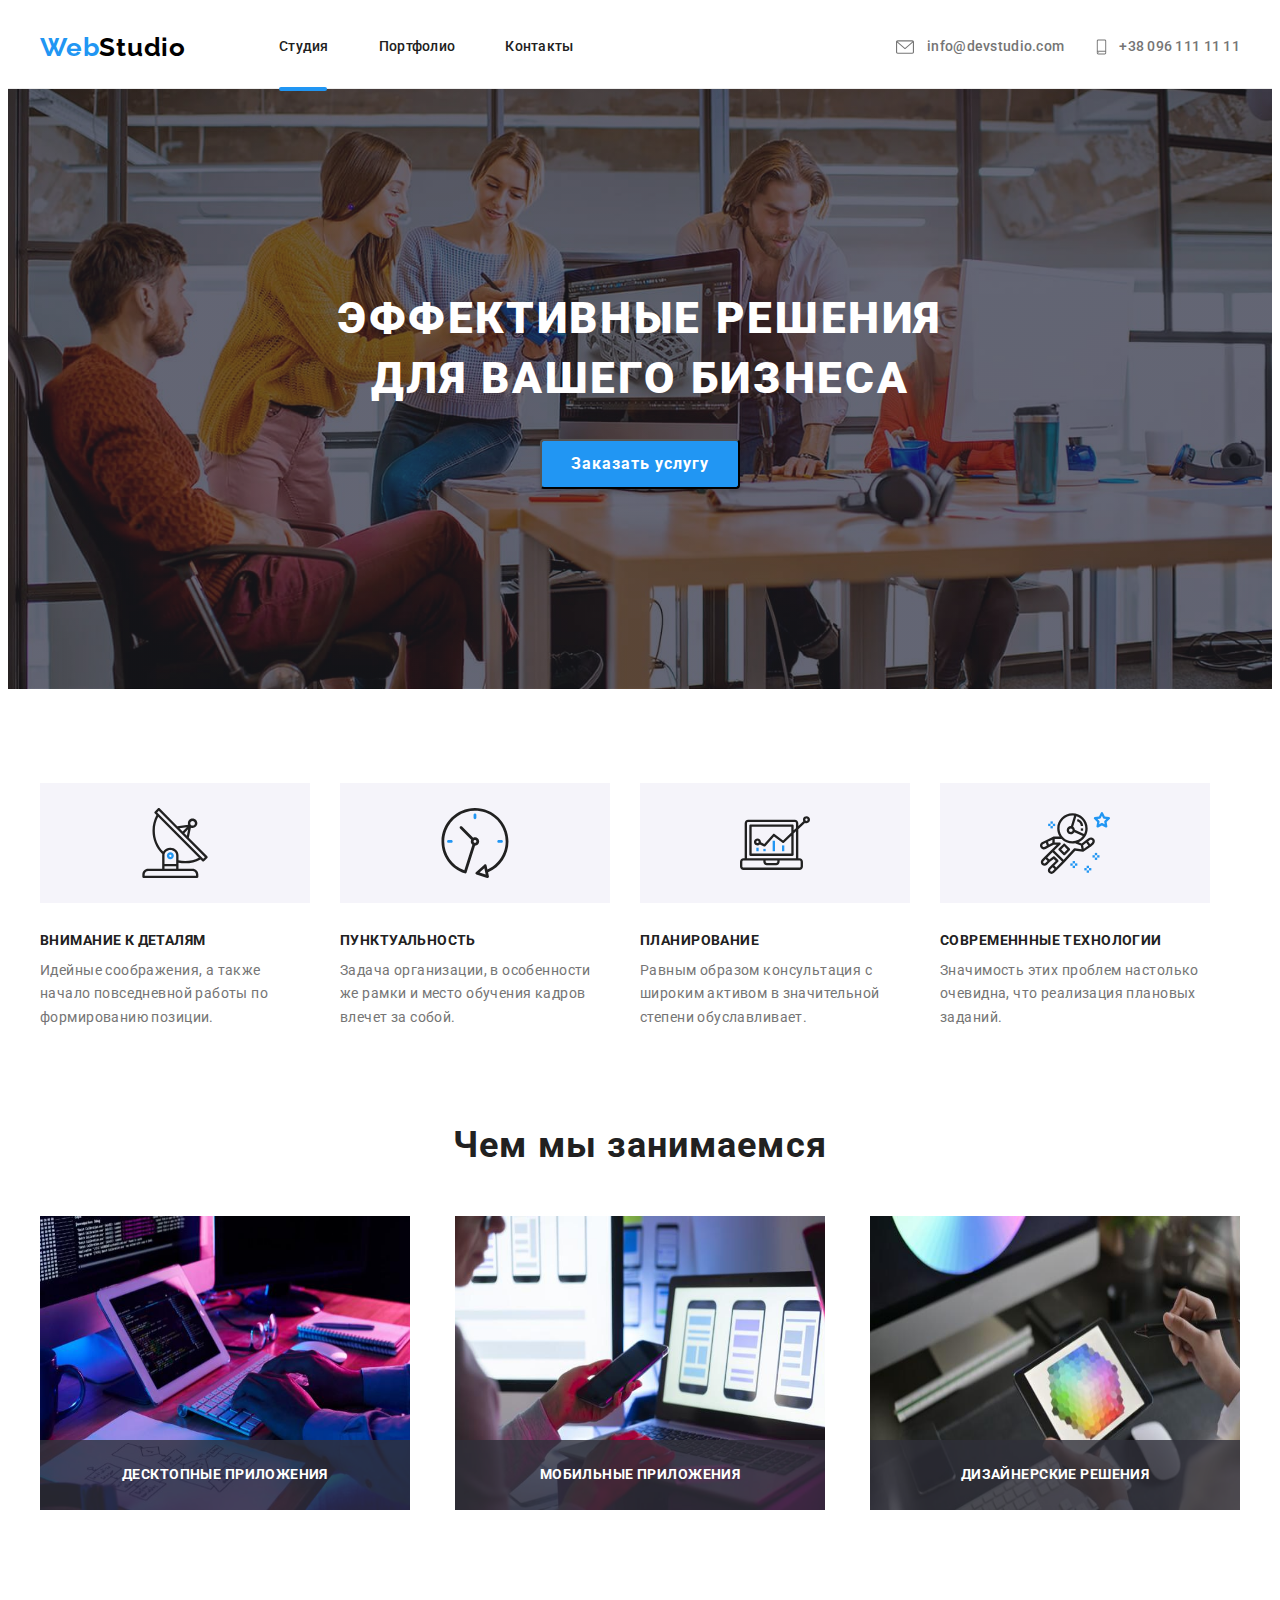
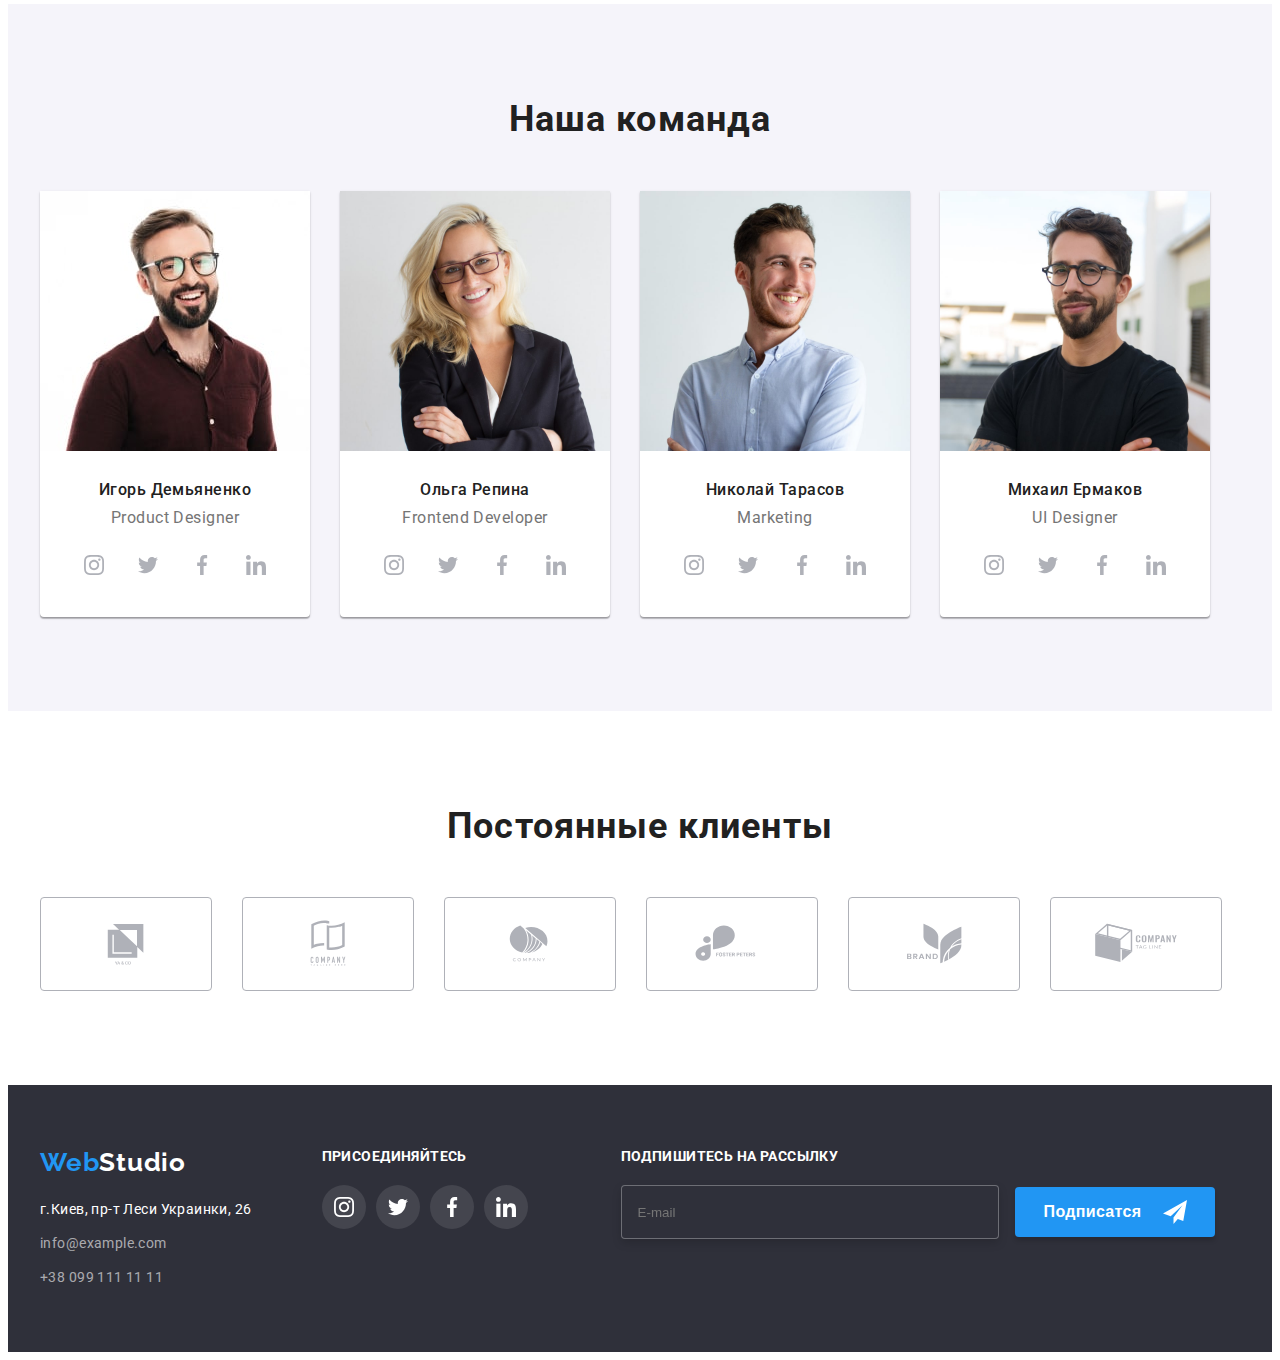
<file: index.html>
<!DOCTYPE html>
<html lang="ru">
  <head>
    <meta charset="UTF-8" />
    <meta http-equiv="X-UA-Compatible" content="IE=edge" />
    <meta name="viewport" content="width=device-width, initial-scale=1.0" />
    <link rel="preconnect" href="https://fonts.googleapis.com" />
    <link rel="preconnect" href="https://fonts.gstatic.com" crossorigin />
    <link
      href="https://fonts.googleapis.com/css2?family=Raleway:wght@700&family=Roboto:wght@400;500;700;900&display=swap"
      rel="stylesheet"
    />
    <link
      rel="stylesheet"
      href="https://cdnjs.cloudflare.com/ajax/libs/modern-normalize/1.1.0/modern-normalize.min.css"
      integrity="sha512-wpPYUAdjBVSE4KJnH1VR1HeZfpl1ub8YT/NKx4PuQ5NmX2tKuGu6U/JRp5y+Y8XG2tV+wKQpNHVUX03MfMFn9Q=="
      crossorigin="anonymous"
      referrerpolicy="no-referrer"
    />
    <link rel="stylesheet" href="./css/main.min.css" />
    <title>WebStudio</title>
  </head>
  <body>
    <!--header-->
    <header class="header">
      <!--menu nav-->
      <div class="container">
        <a class="logo link" href="./index.html"
          >Web<span class="logo--bleck">Studio</span></a
        >
        <nav class="nav header-nav">
          <ul class="nav-list list">
            <li class="nav__item">
              <a class="nav__link link" href="./index.html">Студия</a>
            </li>
            <li class="nav__item">
              <a class="nav__link link" href="./portfolio.html"
                >Портфолио</a
              >
            </li>
            <li class="nav__item">
              <a class="nav__link link" href="#contaсts">Контакты</a>
            </li>
          </ul>
        </nav>
        <ul class="contaсt-first list">
          <li class="contaсt-first__item">
            <a class="contaсt-first__link link" href="info@devstudio.com"
              ><svg class="contaсt-first__icon" width="24" height="18">
                <use href="./img/icons.svg#icon-envelope"></use></svg
              >info@devstudio.com</a
            >
          </li>
          <li class="contaсt-first__item">
            <a class="contaсt-first__link link" href="+380961111111">
              <svg class="contaсt-first__icon" width="15" height="24">
                <use href="./img/icons.svg#icon-smartphone"></use></svg
              >+38 096 111 11 11</a
            >
          </li>
        </ul>
      </div>
    </header>
    <!--main container-->
    <main>
      <!--header-->
      <section class="main-section">
        <div class="container">
          <h1 class="main-section__motto">
            ЭФФЕКТИВНЫЕ РЕШЕНИЯ <br />ДЛЯ ВАШЕГО БИЗНЕСА
          </h1>
          <button
            class="main-section__btn"
            type="button"
            data-modal-open
          >
            Заказать услугу
          </button>
        </div>
      </section>
      <!--features-->
      <section class="soft-skils">
        <!--<h2>Сильные стороны</h2>-->
        <div class="container">
          <ul class="soft-skils-list list">
            <li class="soft-skils__item">
              <div class="soft-skils__cont">
                <svg class="soft-skils__icon" width="70" height="70">
                  <use href="./img/icons.svg#icon-antenna"></use>
                </svg>
              </div>
              <h3 class="soft-skils__header">ВНИМАНИЕ К ДЕТАЛЯМ</h3>
              <p class="soft-skils__paragraph">
                Идейные соображения, а также начало повседневной работы по
                формированию позиции.
              </p>
            </li>
            <li class="soft-skils__item">
              <div class="soft-skils__cont">
                <svg class="soft-skils__icon" width="70" height="70">
                  <use href="./img/icons.svg#icon-clock"></use>
                </svg>
              </div>
              <h3 class="soft-skils__header">ПУНКТУАЛЬНОСТЬ</h3>
              <p class="soft-skils__paragraph">
                Задача организации, в особенности же рамки и место обучения
                кадров влечет за собой.
              </p>
            </li>
            <li class="soft-skils__item">
              <div class="soft-skils__cont">
                <svg class="soft-skils__icon" width="70" height="70">
                  <use href="./img/icons.svg#icon-diagram"></use>
                </svg>
              </div>
              <h3 class="soft-skils__header">ПЛАНИРОВАНИЕ</h3>
              <p class="soft-skils__paragraph">
                Равным образом консультация с широким активом в значительной
                степени обуславливает.
              </p>
            </li>
            <li class="soft-skils__item">
              <div class="soft-skils__cont">
                <svg class="soft-skils__icon" width="70" height="70">
                  <use href="./img/icons.svg#icon-astronaut"></use>
                </svg>
              </div>
              <h3 class="soft-skils__header">СОВРЕМЕНННЫЕ ТЕХНОЛОГИИ</h3>
              <p class="soft-skils__paragraph">
                Значимость этих проблем настолько очевидна, что реализация
                плановых заданий.
              </p>
            </li>
          </ul>
        </div>
      </section>
      <!--what are we doing-->
      <section class="hard-skil">
        <div class="container">
          <h2 class="hard-skils">Чем мы занимаемся</h2>
          <ul class="hard-skils-list list">
            <li class="hard-skils__item">
              <p class="hard-skils__par">Десктопные приложения</p>
              <img
                src="img/photo1.jpg"
                alt="Дизайн сайта"
                width="370"
                height="294"
              />
            </li>
            <li class="hard-skils__item">
              <p class="hard-skils__par">Мобильные приложения</p>
              <img
                src="img/photo2.jpg"
                alt="Вёрстка сайта"
                width="370"
                height="294"
              />
            </li>
            <li class="hard-skils__item">
              <p class="hard-skils__par">Дизайнерские решения</p>
              <img
                src="img/photo3.jpg"
                alt="Стиль сайта"
                width="370"
                height="294"
              />
            </li>
          </ul>
        </div>
      </section>
      <!--our team-->
      <section class="team">
        <div class="container">
          <h2 class="our-team">Наша команда</h2>
          <ul class="our-team-list list">
            <li class="our-team__item desinger">
              <!--Product Designer-->
              <img
                src="img/ProductDesigner.jpg"
                alt="Дизайнер"
                width="270"
                height="260"
              />
              <div class="our-team-signature">
                <h3 class="our-team__header">Игорь Демьяненко</h3>
                <p class="our-team__paragraph">Product Designer</p>
                <ul class="soc-list list">
                  <li class="soc__item">
                    <a
                      href="https://www.instagram.com"
                      class="soc__link"
                      ><svg class="soc__icon" width="20" height="20">
                        <use href="./img/icons.svg#icon-instagram"></use>
                      </svg>
                    </a>
                  </li>
                  <li class="soc__item">
                    <a href="https://twitter.com" class="soc__link"
                      ><svg class="soc__icon" width="20" height="20">
                        <use href="./img/icons.svg#icon-twitter"></use></svg
                    ></a>
                  </li>
                  <li class="soc__item">
                    <a href="https://www.facebook.com" class="soc__link"
                      ><svg class="soc__icon" width="20" height="20">
                        <use href="./img/icons.svg#icon-facebook"></use></svg
                    ></a>
                  </li>
                  <li class="soc__item">
                    <a
                      href="https://www.linkedin.com/"
                      class="soc__link"
                      ><svg class="soc__icon" width="20" height="20">
                        <use href="./img/icons.svg#icon-linkedin"></use></svg
                    ></a>
                  </li>
                </ul>
              </div>
            </li>
            <li class="our-team__item frontend">
              <!--Frontend Developer-->
              <img
                src="img/FrontendDeveloper.jpg"
                alt="Разработчик сайтов"
                width="270"
                height="260"
              />
              <div class="our-team-signature">
                <h3 class="our-team__header">Ольга Репина</h3>
                <p class="our-team__paragraph">Frontend Developer</p>
                <ul class="soc-list list">
                  <li class="soc__item">
                    <a
                      href="https://www.instagram.com"
                      class="soc__link"
                      ><svg class="soc__icon" width="20" height="20">
                        <use href="./img/icons.svg#icon-instagram"></use>
                      </svg>
                    </a>
                  </li>
                  <li class="soc__item">
                    <a href="https://twitter.com" class="soc__link"
                      ><svg class="soc__icon" width="20" height="20">
                        <use href="./img/icons.svg#icon-twitter"></use></svg
                    ></a>
                  </li>
                  <li class="soc__item">
                    <a href="https://www.facebook.com" class="soc__link"
                      ><svg class="soc__icon" width="20" height="20">
                        <use href="./img/icons.svg#icon-facebook"></use></svg
                    ></a>
                  </li>
                  <li class="soc__item">
                    <a
                      href="https://www.linkedin.com/"
                      class="soc__link"
                      ><svg class="soc__icon" width="20" height="20">
                        <use href="./img/icons.svg#icon-linkedin"></use></svg
                    ></a>
                  </li>
                </ul>
              </div>
            </li>
            <li class="our-team__item marketing">
              <!--Marketing-->
              <img
                src="img/Marketing.jpg"
                alt="Маркетолог"
                width="270"
                height="260"
              />
              <div class="our-team-signature">
                <h3 class="our-team__header">Николай Тарасов</h3>
                <p class="our-team__paragraph">Marketing</p>
                <ul class="soc-list list">
                  <li class="soc__item">
                    <a
                      href="https://www.instagram.com"
                      class="soc__link"
                      ><svg class="soc__icon" width="20" height="20">
                        <use href="./img/icons.svg#icon-instagram"></use>
                      </svg>
                    </a>
                  </li>
                  <li class="soc__item">
                    <a href="https://twitter.com" class="soc__link"
                      ><svg class="soc__icon" width="20" height="20">
                        <use href="./img/icons.svg#icon-twitter"></use></svg
                    ></a>
                  </li>
                  <li class="soc__item">
                    <a href="https://www.facebook.com" class="soc__link"
                      ><svg class="soc__icon" width="20" height="20">
                        <use href="./img/icons.svg#icon-facebook"></use></svg
                    ></a>
                  </li>
                  <li class="soc__item">
                    <a
                      href="https://www.linkedin.com/"
                      class="soc__link"
                      ><svg class="soc__icon" width="20" height="20">
                        <use href="./img/icons.svg#icon-linkedin"></use></svg
                    ></a>
                  </li>
                </ul>
              </div>
            </li>
            <li class="our-team__item uidesigner">
              <!--UI Designer-->
              <img
                src="img/UIDesigner.jpg"
                alt="Прэктировщик сайтов"
                width="270"
                height="260"
              />
              <div class="our-team-signature">
                <h3 class="our-team__header">Михаил Ермаков</h3>
                <p class="our-team__paragraph">UI Designer</p>
                <ul class="soc-list list">
                  <li class="soc__item">
                    <a
                      href="https://www.instagram.com"
                      class="soc__link"
                      ><svg class="soc__icon" width="20" height="20">
                        <use href="./img/icons.svg#icon-instagram"></use>
                      </svg>
                    </a>
                  </li>
                  <li class="soc__item">
                    <a href="https://twitter.com" class="soc__link"
                      ><svg class="soc__icon" width="20" height="20">
                        <use href="./img/icons.svg#icon-twitter"></use></svg
                    ></a>
                  </li>
                  <li class="soc__item">
                    <a href="https://www.facebook.com" class="soc__link"
                      ><svg class="soc__icon" width="20" height="20">
                        <use href="./img/icons.svg#icon-facebook"></use></svg
                    ></a>
                  </li>
                  <li class="soc__item">
                    <a
                      href="https://www.linkedin.com/"
                      class="soc__link"
                      ><svg class="soc__icon" width="20" height="20">
                        <use href="./img/icons.svg#icon-linkedin"></use></svg
                    ></a>
                  </li>
                </ul>
              </div>
            </li>
          </ul>
        </div>
      </section>
      <section class="clients">
        <div class="container">
          <h2 class="clients-text">Постоянные клиенты</h2>
          <ul class="clients-list list">
            <li class="clients__item">
              <a href="" class="clients__link"
                ><svg class="clients__icon" width="170" height="92">
                  <use href="./img/icons.svg#icon-client1"></use></svg
              ></a>
            </li>
            <li class="clients__item">
              <a href="" class="clients__link"
                ><svg class="clients__icon" width="170" height="92">
                  <use href="./img/icons.svg#icon-client2"></use></svg
              ></a>
            </li>
            <li class="clients__item">
              <a href="" class="clients__link"
                ><svg class="clients__icon" width="170" height="92">
                  <use href="./img/icons.svg#icon-client3"></use></svg
              ></a>
            </li>
            <li class="clients__item">
              <a href="" class="clients__link"
                ><svg class="clients__icon" width="170" height="92">
                  <use href="./img/icons.svg#icon-client4"></use></svg
              ></a>
            </li>
            <li class="clients__item">
              <a href="" class="clients__link"
                ><svg class="clients__icon" width="170" height="92">
                  <use href="./img/icons.svg#icon-client5"></use></svg
              ></a>
            </li>
            <li class="clients__item">
              <a href="" class="clients__link"
                ><svg class="clients__icon" width="170" height="92">
                  <use href="./img/icons.svg#icon-client6"></use></svg
              ></a>
            </li>
          </ul>
        </div>
      </section>
    </main>
    <!--footer-->
    <footer class="footer" id="contaсts">
      <div class="container">
          <div class="footer-contakts">
            <a class="logo link" href="./index.html"
            >Web<span class="logo--white">Studio</span></a
            >
            <address class="contakts">
            <ul class="contakts-list list">
              <li class="contakts__item">
                <a class="contakts__link contakts__link--color link" href=""
                  >г.Киев, пр-т Леси Украинки, 26</a
                >
              </li>
              <li class="contakts__item">
                <a class="contakts__link link" href="info@example.com"
                  >info@example.com</a
                >
              </li>
              <li class="contakts__item">
                <a class="contakts__link link" href="+380991111111"
                  >+38 099 111 11 11</a
                >
              </li>
            </ul>
            </address>
          </div>
          <div class="footer-soc">
            <h3 class="footer-soc-text">присоединяйтесь</h3>
            <ul class="soc-list list">
              <li class="soc__item">
                <a href="https://www.instagram.com" class="soc__link soc__link--fill"
                  ><svg class="soc__icon" width="20" height="20">
                    <use href="./img/icons.svg#icon-instagram"></use>
                  </svg>
                </a>
              </li>
              <li class="soc__item">
                <a href="https://twitter.com" class="soc__link soc__link--fill"
                  ><svg class="soc__icon" width="20" height="20">
                    <use href="./img/icons.svg#icon-twitter"></use></svg
                ></a>
              </li>
              <li class="soc__item">
                <a href="https://www.facebook.com" class="soc__link soc__link--fill"
                  ><svg class="soc__icon" width="20" height="20">
                    <use href="./img/icons.svg#icon-facebook"></use></svg
                ></a>
              </li>
              <li class="soc__item">
                <a href="https://www.linkedin.com/" class="soc__link soc__link--fill"
                  ><svg class="soc__icon" width="20" height="20">
                    <use href="./img/icons.svg#icon-linkedin"></use></svg
                ></a>
              </li>
            </ul>
          </div>
          <form class="footer-mailing">
            <label for="email" class="footer-mailing-label"
              >подпишитесь на рассылку</label>
              <input
                type="email"
                class="footer-mailing-input"
                name="user-email"
                id="email"
                placeholder="E-mail"
              />
            
            <button type="submit" class="footer-mailing-btn">
              Подписатся
              <svg class="footer-mailing-icon" width="24" height="24">
                <use href="./img/icons.svg#icon-icon-send"></use>
              </svg>
            </button>
          </form>
      </div>
    </footer>
    <div class="backdrop is-hidden" data-modal>
      <div class="modal">
        <button type="button" class="modal-close-btn" data-modal-close>
          <svg class="modal-close-icon" width="18" height="18">
            <use href="./img/icons.svg#icon-close"></use>
          </svg>
        </button>
        <p class="modal-par">Оставьте свои данные, мы вам перезвоним</p>
        <form class="modal-form">
          <div class="modal-form-field"><label for="user-name" class="modal-form-label"> Имя </label>
          <div class="modal-input-area"><input
            type="text"
            class="modal-input"
            name="user-name"
            id="user-name"
            required
          />
          <svg class="modal-input-icon" width="18" height="18">
            <use href="./img/icons.svg#icon-person"></use></div>
          <div class="modal-form-field">
          <label for="user-telephone" class="modal-form-label">Телефон</label>
          <div class="modal-input-area"><input
            type="tel"
            class="modal-input"
            name="user-telephone"
            id="user-telephone"
            required
          /><svg class="modal-input-icon" width="18" height="18">
            <use href="./img/icons.svg#icon-phone"></use></div></div>
          <div class="modal-form-field">
          <label for="user-email" class="modal-form-label">Почта</label>
          <div class="modal-input-area"><input
            type="email"
            class="modal-input"
            name="user-email"
            id="user-email"
            required
          /><svg class="modal-input-icon" width="18" height="18">
            <use href="./img/icons.svg#icon-email"></use></div></div>
          <div>
          <label for="user-comment" class="modal-form-label">
            Комментарий</label
          >
          <textarea
            class="modal-textarea"
            name=" user-comment"
            placeholder="Введите текст"
            id="user-comment"
          ></textarea></div>
          <div class="modal-form-checkbox">
            <input 
              type="checkbox" 
              class="input-check visually-hidden" 
              id="input-check" 
              name="policy" 
              value="policy"
              required
            />
            <label for="input-check" class="modal-check-text">
              <span class="modal-checkbox-span">
                <svg class="modal-check-icon" width="11" height="8">
              <use href="./img/icons.svg#icon-check"></use> 
              </span>
              Соглашаюсь с рассылкой и принимаю <a href="" class="modal-form-conditions">Условия договора</a>
            </label>
          </div>
          <button type="submit" class="modal-form-btn">Отправить</button>
        </form>
      </div>
    </div>
    <script src="./js/modal.js"></script>
  </body>
</html>
</file>
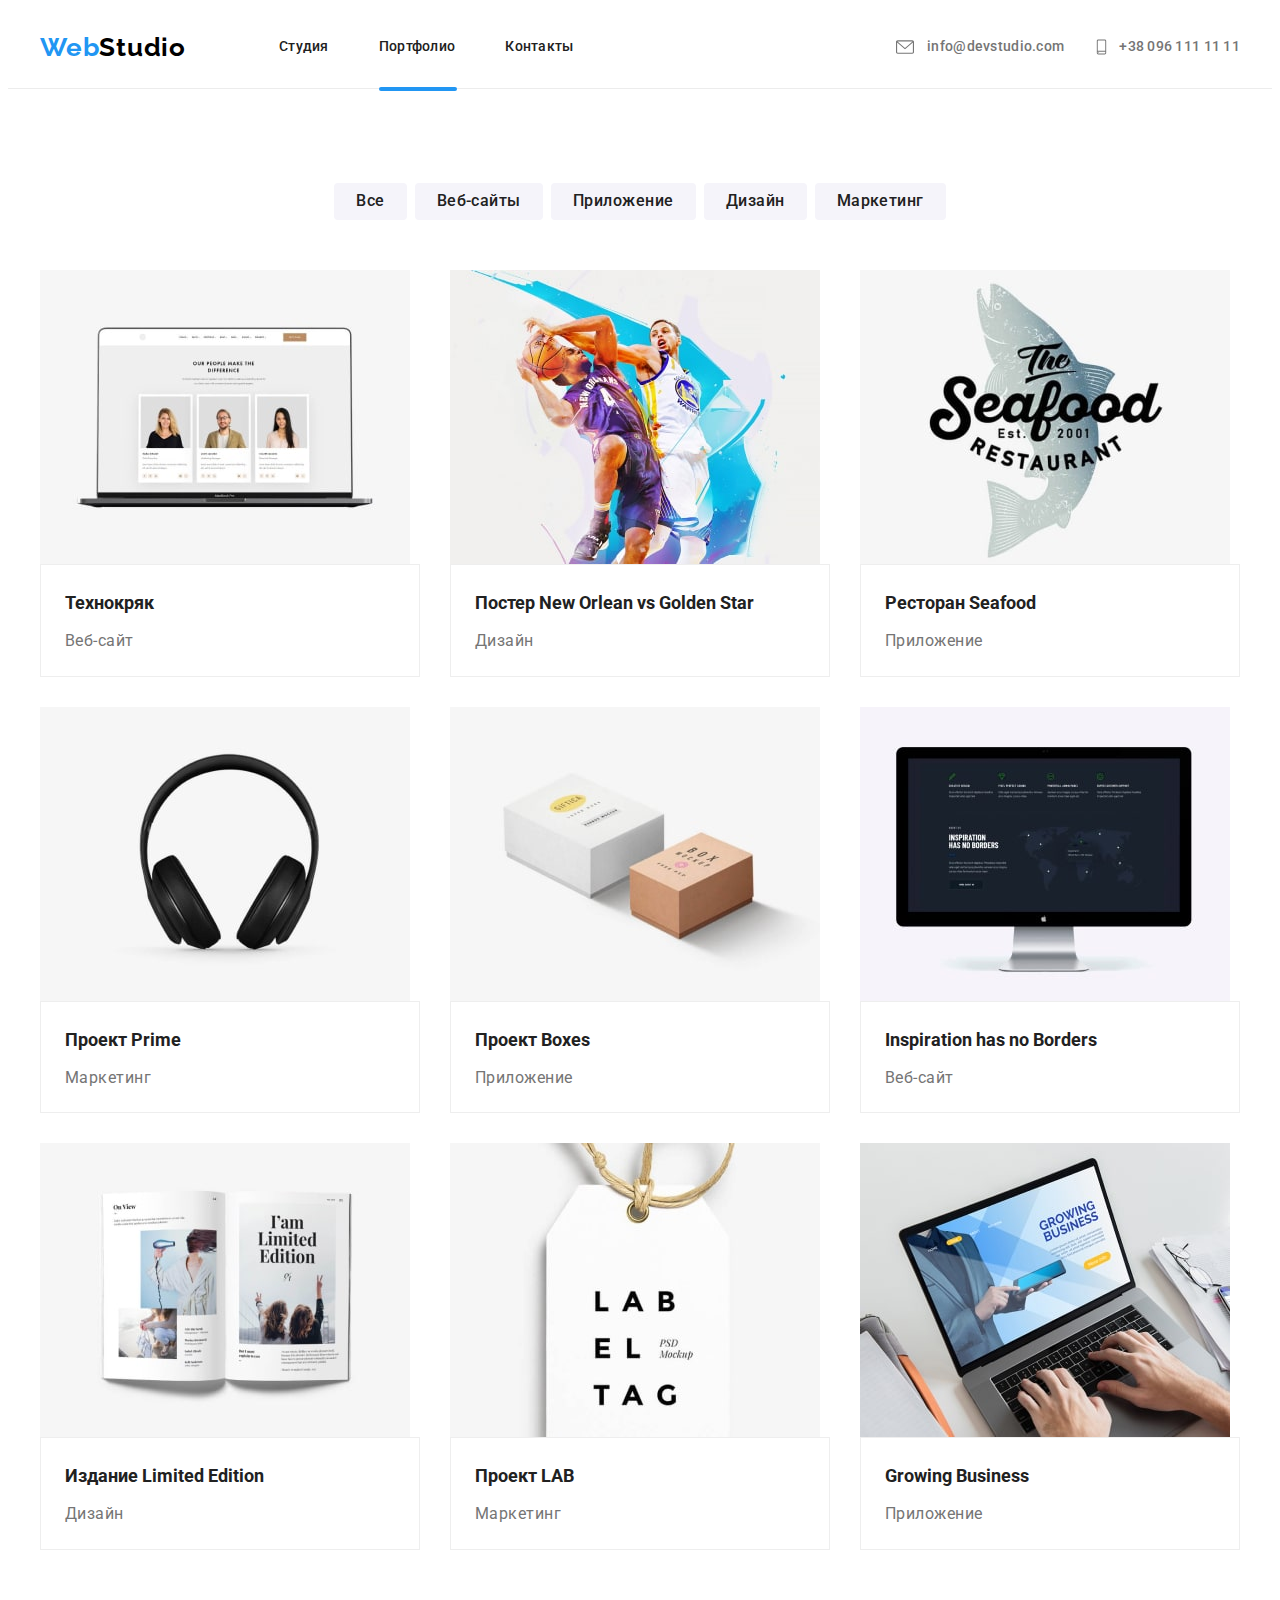
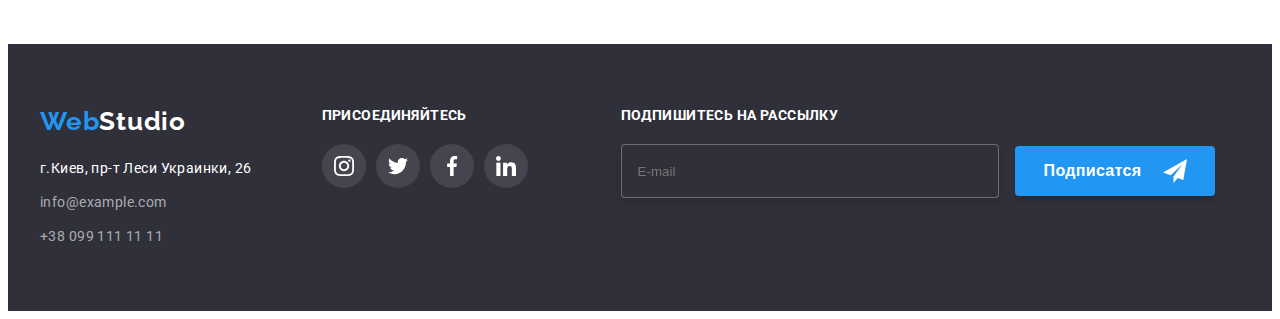
<file: portfolio.html>
<!DOCTYPE html>
<html lang="ru">
  <head>
    <meta charset="UTF-8" />
    <meta http-equiv="X-UA-Compatible" content="IE=edge" />
    <meta name="viewport" content="width=device-width, initial-scale=1.0" />
    <link rel="preconnect" href="https://fonts.googleapis.com" />
    <link rel="preconnect" href="https://fonts.gstatic.com" crossorigin />
    <link
      href="https://fonts.googleapis.com/css2?family=Raleway:wght@700&family=Roboto:wght@400;500;700;900&display=swap"
      rel="stylesheet"
    />
    <link
      rel="stylesheet"
      href="https://cdnjs.cloudflare.com/ajax/libs/modern-normalize/1.1.0/modern-normalize.min.css"
      integrity="sha512-wpPYUAdjBVSE4KJnH1VR1HeZfpl1ub8YT/NKx4PuQ5NmX2tKuGu6U/JRp5y+Y8XG2tV+wKQpNHVUX03MfMFn9Q=="
      crossorigin="anonymous"
      referrerpolicy="no-referrer"
    />
    <link rel="stylesheet" href="./css/port.min.css" />
    <title>Портфолио</title>
  </head>
  <body>
    <!--header-->
    <header class="header">
      <!--menu nav-->
      <div class="container">
        <a class="logo link" href="./index.html"
          >Web<span class="logo--bleck">Studio</span></a
        >
        <nav class="nav header-nav">
          <ul class="nav-list list">
            <li class="nav__item">
              <a class="nav__link link" href="./index.html">Студия</a>
            </li>
            <li class="nav__item">
              <a class="nav__link link" href="./portfolio.html"
                >Портфолио</a
              >
            </li>
            <li class="nav__item">
              <a class="nav__link link" href="#contaсts">Контакты</a>
            </li>
          </ul>
        </nav>
        <ul class="contaсt-first list">
          <li class="contaсt-first__item">
            <a class="contaсt-first__link link" href="info@devstudio.com"
              ><svg class="contaсt-first__icon" width="24" height="18">
                <use href="./img/icons.svg#icon-envelope"></use></svg
              >info@devstudio.com</a
            >
          </li>
          <li class="contaсt-first__item">
            <a class="contaсt-first__link link" href="+380961111111">
              <svg class="contaсt-first__icon" width="15" height="24">
                <use href="./img/icons.svg#icon-smartphone"></use></svg
              >+38 096 111 11 11</a
            >
          </li>
        </ul>
      </div>
    </header>
    <main>
      <section class="portfolio">
        <div class="container">
          <ul class="menu-list list">
            <li class="menu__item link">
              <button class="menu__btn" type="button">Все</button>
            </li>
            <li class="menu__item">
              <button class="menu__btn" type="button">Веб-сайты</button>
            </li>
            <li class="menu__item">
              <button class="menu__btn" type="button">Приложение</button>
            </li>
            <li class="menu__item">
              <button class="menu__btn" type="button">Дизайн</button>
            </li>
            <li class="menu__item">
              <button class="menu__btn" type="button">Маркетинг</button>
            </li>
          </ul>
          <ul class="portfolio-list list">
            <li class="portfolio__item">
              <div class="portfolio-overlay">
                <img src="img/portfolio/port1-min.jpg" alt="Технокряк" />
                <p class="portfolio-overlay__p">
                  Ресурс предлагает комплексные предложения с разным уровнем
                  функционала и сервисов. Все это позволит посетителю получить
                  исчерпывающие сведения о компании или частном лице.
                </p>
              </div>
              <div class="portfolio__description">
                <h3 class="portfolio__header">Технокряк</h3>
                <p class="portfolio__paragraph">Веб-сайт</p>
              </div>
            </li>
            <li class="portfolio__item">
              <div class="portfolio-overlay">
                <img
                  src="img/portfolio/port2-min.jpg"
                  alt="Постер New Orlean vs Golden Star"
                />
                <p class="portfolio-overlay__p">
                  Ресурс предлагает комплексные предложения с разным уровнем
                  функционала и сервисов. Все это позволит посетителю получить
                  исчерпывающие сведения о компании или частном лице.
                </p>
              </div>
              <div class="portfolio__description">
                <h3 class="portfolio__header">
                  Постер New Orlean vs Golden Star
                </h3>
                <p class="portfolio__paragraph">Дизайн</p>
              </div>
            </li>
            <li class="portfolio__item">
              <div class="portfolio-overlay">
                <img src="img/portfolio/port3-min.jpg" alt="Ресторан Seafood" />
                <p class="portfolio-overlay__p">
                  Ресурс предлагает комплексные предложения с разным уровнем
                  функционала и сервисов. Все это позволит посетителю получить
                  исчерпывающие сведения о компании или частном лице.
                </p>
              </div>
              <div class="portfolio__description">
                <h3 class="portfolio__header">Ресторан Seafood</h3>
                <p class="portfolio__paragraph">Приложение</p>
              </div>
            </li>
            <li class="portfolio__item">
              <div class="portfolio-overlay">
                <img src="img/portfolio/port4-min.jpg" alt="Проект Prime" />
                <p class="portfolio-overlay__p">
                  Ресурс предлагает комплексные предложения с разным уровнем
                  функционала и сервисов. Все это позволит посетителю получить
                  исчерпывающие сведения о компании или частном лице.
                </p>
              </div>
              <div class="portfolio__description">
                <h3 class="portfolio__header">Проект Prime</h3>
                <p class="portfolio__paragraph">Маркетинг</p>
              </div>
            </li>
            <li class="portfolio__item">
              <div class="portfolio-overlay">
                <img src="img/portfolio/port5-min.jpg" alt="Проект Boxes" />
                <p class="portfolio-overlay__p">
                  Ресурс предлагает комплексные предложения с разным уровнем
                  функционала и сервисов. Все это позволит посетителю получить
                  исчерпывающие сведения о компании или частном лице.
                </p>
              </div>
              <div class="portfolio__description">
                <h3 class="portfolio__header">Проект Boxes</h3>
                <p class="portfolio__paragraph">Приложение</p>
              </div>
            </li>
            <li class="portfolio__item">
              <div class="portfolio-overlay">
                <img
                  src="img/portfolio/port6-min.jpg"
                  alt="Inspiration has no Borders"
                />
                <p class="portfolio-overlay__p">
                  Ресурс предлагает комплексные предложения с разным уровнем
                  функционала и сервисов. Все это позволит посетителю получить
                  исчерпывающие сведения о компании или частном лице.
                </p>
              </div>
              <div class="portfolio__description">
                <h3 class="portfolio__header" lang="en">
                  Inspiration has no Borders
                </h3>
                <p class="portfolio__paragraph">Веб-сайт</p>
              </div>
            </li>
            <li class="portfolio__item">
              <div class="portfolio-overlay">
                <img
                  src="img/portfolio/port7-min.jpg"
                  alt="Издание Limited Edition"
                />
                <p class="portfolio-overlay__p">
                  Ресурс предлагает комплексные предложения с разным уровнем
                  функционала и сервисов. Все это позволит посетителю получить
                  исчерпывающие сведения о компании или частном лице.
                </p>
              </div>
              <div class="portfolio__description">
                <h3 class="portfolio__header">Издание Limited Edition</h3>

                <p class="portfolio__paragraph">Дизайн</p>
              </div>
            </li>
            <li class="portfolio__item">
              <div class="portfolio-overlay">
                <img src="img/portfolio/port8-min.jpg" alt="Проект LAB" />
                <p class="portfolio-overlay__p">
                  Ресурс предлагает комплексные предложения с разным уровнем
                  функционала и сервисов. Все это позволит посетителю получить
                  исчерпывающие сведения о компании или частном лице.
                </p>
              </div>
              <div class="portfolio__description">
                <h3 class="portfolio__header">Проект LAB</h3>
                <p class="portfolio__paragraph">Маркетинг</p>
              </div>
            </li>
            <li class="portfolio__item">
              <div class="portfolio-overlay">
                <img src="img/portfolio/port9-min.jpg" alt="Growing Business" />
                <p class="portfolio-overlay__p">
                  Ресурс предлагает комплексные предложения с разным уровнем
                  функционала и сервисов. Все это позволит посетителю получить
                  исчерпывающие сведения о компании или частном лице.
                </p>
              </div>
              <div class="portfolio__description">
                <h3 class="portfolio__header" lang="en">
                  Growing Business
                </h3>
                <p class="portfolio__paragraph">Приложение</p>
              </div>
            </li>
          </ul>
        </div>
      </section>
    </main>
    <!--footer-->
    <footer class="footer" id="contaсts">
      <div class="container">
          <div class="footer-contakts">
            <a class="logo link" href="./index.html"
            >Web<span class="logo--white">Studio</span></a
            >
            <address class="contakts">
            <ul class="contakts-list list">
              <li class="contakts__item">
                <a class="contakts__link contakts__link--color link" href=""
                  >г.Киев, пр-т Леси Украинки, 26</a
                >
              </li>
              <li class="contakts__item">
                <a class="contakts__link link" href="info@example.com"
                  >info@example.com</a
                >
              </li>
              <li class="contakts__item">
                <a class="contakts__link link" href="+380991111111"
                  >+38 099 111 11 11</a
                >
              </li>
            </ul>
            </address>
          </div>
          <div class="footer-soc">
            <h3 class="footer-soc-text">присоединяйтесь</h3>
            <ul class="soc-list list">
              <li class="soc__item">
                <a href="https://www.instagram.com" class="soc__link soc__link--fill"
                  ><svg class="soc__icon" width="20" height="20">
                    <use href="./img/icons.svg#icon-instagram"></use>
                  </svg>
                </a>
              </li>
              <li class="soc__item">
                <a href="https://twitter.com" class="soc__link soc__link--fill"
                  ><svg class="soc__icon" width="20" height="20">
                    <use href="./img/icons.svg#icon-twitter"></use></svg
                ></a>
              </li>
              <li class="soc__item">
                <a href="https://www.facebook.com" class="soc__link soc__link--fill"
                  ><svg class="soc__icon" width="20" height="20">
                    <use href="./img/icons.svg#icon-facebook"></use></svg
                ></a>
              </li>
              <li class="soc__item">
                <a href="https://www.linkedin.com/" class="soc__link soc__link--fill"
                  ><svg class="soc__icon" width="20" height="20">
                    <use href="./img/icons.svg#icon-linkedin"></use></svg
                ></a>
              </li>
            </ul>
          </div>
          <form class="footer-mailing">
            <label for="email" class="footer-mailing-label"
              >подпишитесь на рассылку</label>
              <input
                type="email"
                class="footer-mailing-input"
                name="user-email"
                id="email"
                placeholder="E-mail"
              />
            
            <button type="submit" class="footer-mailing-btn">
              Подписатся
              <svg class="footer-mailing-icon" width="24" height="24">
                <use href="./img/icons.svg#icon-icon-send"></use>
              </svg>
            </button>
          </form>
      </div>
    </footer>
  </body>
</html>
</file>
<file: css/main.min.css>
﻿body{font-family:"Roboto",sans-serif;font-style:normal;color:#000}:root{--section-color: #2f303a}img{display:block}p,h1,h2,h3,h4,h5,h6{margin:0}ul,ol{padding-left:0;margin:0}button{cursor:pointer}.container{width:1200px;padding-left:15px;padding-right:15px;margin:0 auto}.link{text-decoration:none;transition-property:color,fill;transition-duration:250ms;transition-timing-function:cubic-bezier(0.4, 0, 0.2, 1)}.list{list-style:none}.logo--bleck{color:#000}.logo--white{color:#fff}.visually-hidden{position:absolute;white-space:nowrap;width:1px;height:1px;overflow:hidden;border:0;padding:0;clip:rect(0 0 0 0);clip-path:inset(50%);margin:-1px}.header{position:relative;background-color:#fff;--color-text-header: #212121;--color-text-contact: #757575;padding-top:24px;padding-bottom:25px;border-bottom:1px solid #ececec}.header .container{display:flex;align-items:center}.logo{font-family:"Raleway";font-style:normal;font-weight:700;font-size:26px;line-height:1.19;letter-spacing:.03em;color:#2196f3}.header-nav{margin-left:93px}.nav-list{font-weight:500;font-size:14px;line-height:1.14;letter-spacing:.02em;color:#212121;display:flex;transition-property:color;transition-duration:250ms;transition-timing-function:cubic-bezier(0.4, 0, 0.2, 1)}.nav-list :hover,.nav-list :focus{color:#2196f3}.nav__item{display:flex}.nav__item:not(:last-child){margin-right:50px}.nav__link{color:var(--color-text-header)}.contaсt-first{font-weight:500;font-size:14px;line-height:1.14;letter-spacing:.02em;color:#757575;display:flex;margin-left:auto;align-items:center;transition-property:color,fill;transition-duration:250ms;transition-timing-function:cubic-bezier(0.4, 0, 0.2, 1)}.contaсt-first__item:not(:last-child){margin-right:30px}.contaсt-first__link{color:var(--color-text-contact);display:flex;align-items:center;fill:var(--color-text-contact)}.contaсt-first__link:hover,.contaсt-first__link:focus{color:#2196f3;fill:#2196f3}.contaсt-first__icon{margin-right:10px}.nav__item:nth-child(1):after{content:"";position:absolute;top:99%;width:48px;height:4px;background:#2196f3;border-radius:2px}.main-section{background:var(--section-color);background-image:linear-gradient(rgba(47, 48, 58, 0.4), rgba(47, 48, 58, 0.4)),url(../img/header_fon.jpg);background-repeat:no-repeat;background-position:center;background-size:cover;max-width:1600px;margin:0 auto;padding-top:200px;padding-bottom:200px}.main-section__motto{font-weight:900;font-size:44px;line-height:1.36;letter-spacing:.06em;color:#fff;text-align:center;text-transform:uppercase;margin-bottom:30px}.main-section__btn{font-weight:700;font-size:16px;line-height:1.88;letter-spacing:.06em;color:#fff;width:200px;height:50px;font-family:"Roboto";font-style:normal;display:flex;justify-content:center;align-items:center;text-align:center;background:#2196f3;box-shadow:0px 4px 4px rgba(0,0,0,.15);border-radius:4px;cursor:pointer;margin:auto}.soft-skils{background:#fff;padding-top:94px;padding-bottom:94px}.soft-skils-list{display:flex}.soft-skils__item{width:270px}.soft-skils__item:not(:last-child){margin-right:30px}.soft-skils__header{font-weight:700;font-size:14px;line-height:1.14;letter-spacing:.03em;color:#212121;text-transform:uppercase;margin-bottom:10px}.soft-skils__paragraph{font-weight:400;font-size:14px;line-height:1.71;letter-spacing:.03em;color:#757575}.soft-skils__cont{background-color:#f5f4fa;width:270px;height:120px;margin-bottom:30px;display:flex;justify-content:center;align-items:center}.soft-skils__icon{margin:0 auto}.hard-skil{padding-bottom:94px}.hard-skils{font-weight:700;font-size:36px;line-height:1.17;letter-spacing:.03em;color:#212121;text-align:center;margin-bottom:50px}.hard-skils__item{position:relative}.hard-skils__item:not(:last-child){margin-right:30px}.hard-skils__par{font-weight:700;font-size:14px;line-height:1.14;letter-spacing:.03em;color:#fff;position:absolute;top:224px;width:370px;height:70px;display:flex;justify-content:center;align-items:center;text-align:center;text-transform:uppercase;background:rgba(47,48,58,.8)}.hard-skils-list{display:flex;justify-content:space-between}.team{background:#f5f4fa;padding-top:94px;padding-bottom:94px}.our-team{font-weight:700;font-size:36px;line-height:1.17;letter-spacing:.03em;color:#212121;text-align:center;letter-spacing:.03em;margin-bottom:50px}.our-team-list{display:flex}.our-team__item{width:270px;background:#fff;box-shadow:0px 1px 3px rgba(0,0,0,.12),0px 1px 1px rgba(0,0,0,.14),0px 2px 1px rgba(0,0,0,.2);border-radius:0px 0px 4px 4px}.our-team__item:not(:last-child){margin-right:30px}.our-team__header{font-weight:500;font-size:16px;line-height:1.17;letter-spacing:.03em;color:#212121;text-align:center;letter-spacing:.03em;margin-bottom:10px}.our-team__paragraph{font-weight:400;font-size:16px;line-height:1.17;letter-spacing:.03em;color:#757575;text-align:center;margin-bottom:15px}.our-team-signature{padding-top:30px;padding-bottom:30px}.soc-list{display:flex;justify-content:center;align-items:center}.soc__item:not(:last-child){margin-right:10px}.soc__link{width:44px;height:44px;border-radius:50%;background-color:#fff;display:flex;justify-content:center;align-items:center;fill:#afb1b8;transition-property:background-color,fill;transition-duration:250ms;transition-timing-function:cubic-bezier(0.4, 0, 0.2, 1)}.soc__link:hover,.soc__link:focus{background-color:#2196f3;fill:#fff}.clients{padding-top:94px;padding-bottom:94px}.clients-text{font-weight:700;font-size:36px;line-height:1.17;letter-spacing:.03em;color:#212121;text-align:center;letter-spacing:.03em;margin-bottom:50px}.clients-list{display:flex}.clients__item+.clients__item{margin-left:30px}.clients__link{width:170px;height:92px;border:1px solid #afb1b8;border-radius:4px;display:flex;justify-content:center;align-items:center;fill:#afb1b8;transition-property:border,fill;transition-duration:250ms;transition-timing-function:cubic-bezier(0.4, 0, 0.2, 1)}.clients__link:hover,.clients__link:focus{fill:#2196f3;border:1px solid #2196f3}.footer{background:var(--section-color);padding-top:62px;padding-bottom:62px}.footer .container{display:flex}.contakts-list{margin-top:20px;display:flex;flex-direction:column;transition-property:color;transition-duration:2500ms;transition-timing-function:cubic-bezier(0.4, 0, 0.2, 1)}.contakts-list :hover,.contakts-list :focus{color:#2196f3}.contakts__item{transition-property:color;transition-duration:2500ms;transition-timing-function:cubic-bezier(0.4, 0, 0.2, 1)}.contakts__item:not(:last-child){margin-bottom:10px}.contakts__link{font-weight:400;font-size:14px;line-height:1.71;letter-spacing:.03em;color:rgba(255,255,255,.6);font-style:normal}.contakts__link--color{color:#fff}.footer-soc{margin-top:2px;margin-left:70px}.footer-soc-text{font-weight:700;font-size:14px;line-height:1.14;letter-spacing:.03em;color:#fff;text-transform:uppercase;margin-bottom:20px}.soc__link--fill{background-color:rgba(255,255,255,.1);fill:#fff}.footer-mailing{margin-top:2px;margin-left:93px}.footer-mailing-label{font-weight:700;font-size:14px;line-height:1.14;letter-spacing:.03em;color:#fff;text-transform:uppercase;display:flex}.footer-mailing-input{width:358px;height:50px;padding-left:16px;margin-top:20px;border:1px solid rgba(255,255,255,.3);filter:drop-shadow(0px 4px 4px rgba(0, 0, 0, 0.15));border-radius:4px;background:var(--section-color)}.footer-mailing-btn{font-weight:700;font-size:16px;line-height:1.875;letter-spacing:.02em;color:#fff;position:relative;width:200px;height:50px;background:#2196f3;box-shadow:0px 4px 4px rgba(0,0,0,.15);border-radius:4px;fill:#fff;text-align:left;padding-left:29px;outline:none;border:none;margin-left:12px}.footer-mailing-icon{position:absolute;top:13px;right:28px}.backdrop{position:fixed;top:0;width:100%;height:100%;background:rgba(0,0,0,.2);transition:opacity 250ms,visibility 250ms}.modal{padding:40px;width:528px;min-height:581px;background-color:#fff;border-radius:4px;position:absolute;top:50%;left:50%;transition:transform 250ms;transform:translate(-50%, -50%) scale(1) rotate(0deg) skew(0deg, 0deg)}.backdrop.is-hidden .modal{transform:scale(0.2) rotate(90deg) skew(-75deg, -10deg)}.modal-close-btn{position:absolute;top:10px;right:10px;width:30px;height:30px;background-color:#fff;border-radius:50%;border:1px solid rgba(0,0,0,.1);outline:none}.modal-close-icon{position:absolute;top:50%;left:50%;transition:transform 500ms;transform:translate(-50%, -50%);transition-property:fill;transition-duration:250ms;transition-timing-function:cubic-bezier(0.4, 0, 0.2, 1)}.modal-close-btn:hover .modal-close-icon,.modal-close-btn:focus .modal-close-icon{fill:#2196f3}.is-hidden{opacity:0;pointer-events:none;visibility:hidden}.modal-par{font-weight:700;font-size:20px;line-height:1.15;letter-spacing:.03em;color:#212121;display:flex;justify-content:center;text-align:center;margin-bottom:12px}.modal-form-field{margin-bottom:12px}.modal-input{width:100%;height:40px;border:1px solid rgba(33,33,33,.2);border-radius:4px;padding-left:32px;padding-right:1px;outline:none;transition-property:border-color;transition-duration:250ms;transition-timing-function:cubic-bezier(0.4, 0, 0.2, 1)}.modal-input:focus,.modal-input:hover{border-color:#2196f3}.modal-input-area{position:relative}.modal-input-icon{position:absolute;left:12px;top:50%;transform:translateY(-50%);fill:#212121;transition-property:fill;transition-duration:250ms;transition-timing-function:cubic-bezier(0.4, 0, 0.2, 1)}.modal-input:focus+.modal-input-icon,.modal-input:hover+.modal-input-icon{fill:#2196f3}.modal-form-label{font-weight:400;font-size:12px;line-height:1.67;letter-spacing:.01em;color:#757575;margin-bottom:4px}.modal-textarea{width:100%;height:120px;border:1px solid rgba(33,33,33,.2);border-radius:4px;margin-bottom:20px;padding:12px 16px;resize:none;outline:none;transition-property:border-color;transition-duration:250ms;transition-timing-function:cubic-bezier(0.4, 0, 0.2, 1)}.modal-textarea:focus,.modal-textarea:hover{border-color:#2196f3}.modal-check-text{font-weight:400;font-size:14px;line-height:1.71;letter-spacing:.03em;color:#757575;display:flex;justify-content:space-evenly;align-items:center}.input-check:hover+.modal-check-text span,.input-check:focus+.modal-check-text span{border-color:#2196f3}.modal-check-text span{width:16px;height:15px;border:2px solid #212121;border-radius:2px;margin-right:5px;display:flex;align-items:center;justify-content:center;transition-property:border-color;transition-duration:250ms;transition-timing-function:cubic-bezier(0.4, 0, 0.2, 1)}.modal-check-icon{fill:rgba(0,0,0,0)}.input-check:checked+.modal-check-text span{background-color:#2196f3;border-radius:none}.input-check:checked+.modal-check-text .modal-check-icon{fill:#fff}.modal-form-conditions{color:#2196f3}.modal-form-btn{font-weight:700;font-size:16px;line-height:1.875;letter-spacing:.06em;color:#fff;position:absolute;left:50%;bottom:40px;transform:translateX(-50%);width:200px;height:50px;background:#2196f3;box-shadow:0px 4px 4px rgba(0,0,0,.15);border-radius:4px;display:flex;justify-content:center;align-items:center;margin-top:30px;border:none;outline:none;transition-property:background;transition-duration:250ms;transition-timing-function:cubic-bezier(0.4, 0, 0.2, 1)}.modal-form-btn:hover,.modal-form-btn:focus{background:#188ce8}/*# sourceMappingURL=main.min.css.map */
</file>
<file: css/port.min.css>
﻿body{font-family:"Roboto",sans-serif;font-style:normal;color:#000}:root{--section-color: #2f303a}img{display:block}p,h1,h2,h3,h4,h5,h6{margin:0}ul,ol{padding-left:0;margin:0}button{cursor:pointer}.container{width:1200px;padding-left:15px;padding-right:15px;margin:0 auto}.link{text-decoration:none;transition-property:color,fill;transition-duration:250ms;transition-timing-function:cubic-bezier(0.4, 0, 0.2, 1)}.list{list-style:none}.logo--bleck{color:#000}.logo--white{color:#fff}.header{position:relative;background-color:#fff;--color-text-header: #212121;--color-text-contact: #757575;padding-top:24px;padding-bottom:25px;border-bottom:1px solid #ececec}.header .container{display:flex;align-items:center}.logo{font-family:"Raleway";font-style:normal;font-weight:700;font-size:26px;line-height:1.19;letter-spacing:.03em;color:#2196f3}.header-nav{margin-left:93px}.nav-list{font-weight:500;font-size:14px;line-height:1.14;letter-spacing:.02em;color:#212121;display:flex;transition-property:color;transition-duration:250ms;transition-timing-function:cubic-bezier(0.4, 0, 0.2, 1)}.nav-list :hover,.nav-list :focus{color:#2196f3}.nav__item{display:flex}.nav__item:not(:last-child){margin-right:50px}.nav__link{color:var(--color-text-header)}.contaсt-first{font-weight:500;font-size:14px;line-height:1.14;letter-spacing:.02em;color:#757575;display:flex;margin-left:auto;align-items:center;transition-property:color,fill;transition-duration:250ms;transition-timing-function:cubic-bezier(0.4, 0, 0.2, 1)}.contaсt-first__item:not(:last-child){margin-right:30px}.contaсt-first__link{color:var(--color-text-contact);display:flex;align-items:center;fill:var(--color-text-contact)}.contaсt-first__link:hover,.contaсt-first__link:focus{color:#2196f3;fill:#2196f3}.contaсt-first__icon{margin-right:10px}.nav__item:nth-child(2):after{content:"";position:absolute;top:99%;width:78px;height:4px;background:#2196f3;border-radius:2px}.menu-list{display:flex;justify-content:center}.menu-list :hover,.menu-list :focus{background-color:#2196f3;color:#fff;box-shadow:0px 3px 1px rgba(0,0,0,.1),0px 1px 2px rgba(0,0,0,.08),0px 2px 2px rgba(0,0,0,.12);border-radius:4px}.menu__item:not(:last-child){margin-right:8px}.menu__btn{font-weight:500;font-size:16px;line-height:1.56;letter-spacing:.03em;color:#212121;font-family:"Roboto";font-style:normal;cursor:pointer;padding:6px 22px;background:#f5f4fa;border:0px;border-radius:4px;transition-property:box-shadow,border-radius,background-color,color;transition-duration:250ms;transition-timing-function:cubic-bezier(0.4, 0, 0.2, 1)}.portfolio{padding-top:94px;padding-bottom:94px}.portfolio-list{display:flex;flex-wrap:wrap;margin-left:-30px;margin-bottom:-30px;margin-top:50px}.portfolio__item{flex-basis:calc(33.3333333333% - 30px);margin-left:30px;margin-bottom:30px;transition-property:box-shadow;transition-duration:250ms;transition-timing-function:cubic-bezier(0.4, 0, 0.2, 1)}.portfolio__item:hover{box-shadow:0px 1px 1px rgba(0,0,0,.12),0px 4px 4px rgba(0,0,0,.06),1px 4px 6px rgba(0,0,0,.16)}.portfolio-overlay{position:relative;overflow:hidden}.portfolio-overlay__p{font-weight:400;font-size:18px;line-height:1.56;letter-spacing:.03em;color:#fff;position:absolute;top:0%;background-color:rgba(33,150,243,.9);padding:63px 24px;overflow:auto;transform:translatey(100%);transition-property:transform;transition-duration:250ms;transition-timing-function:cubic-bezier .4,0,.2,1}.portfolio__item:hover .portfolio-overlay__p{transform:translatey(0%)}.portfolio__description{background:#fff;border:1px solid #eee;padding:20px 24px}.portfolio__header{font-weight:700;font-size:18px;line-height:2;letter-spacing:0em;color:#212121;margin-bottom:5px}.portfolio__paragraph{font-weight:400;font-size:16px;line-height:1.86;letter-spacing:.03em;color:#757575}.soc-list{display:flex;justify-content:center;align-items:center}.soc__item:not(:last-child){margin-right:10px}.soc__link{width:44px;height:44px;border-radius:50%;background-color:#fff;display:flex;justify-content:center;align-items:center;fill:#afb1b8;transition-property:background-color,fill;transition-duration:250ms;transition-timing-function:cubic-bezier(0.4, 0, 0.2, 1)}.soc__link:hover,.soc__link:focus{background-color:#2196f3;fill:#fff}.footer{background:var(--section-color);padding-top:62px;padding-bottom:62px}.footer .container{display:flex}.contakts-list{margin-top:20px;display:flex;flex-direction:column;transition-property:color;transition-duration:2500ms;transition-timing-function:cubic-bezier(0.4, 0, 0.2, 1)}.contakts-list :hover,.contakts-list :focus{color:#2196f3}.contakts__item{transition-property:color;transition-duration:2500ms;transition-timing-function:cubic-bezier(0.4, 0, 0.2, 1)}.contakts__item:not(:last-child){margin-bottom:10px}.contakts__link{font-weight:400;font-size:14px;line-height:1.71;letter-spacing:.03em;color:rgba(255,255,255,.6);font-style:normal}.contakts__link--color{color:#fff}.footer-soc{margin-top:2px;margin-left:70px}.footer-soc-text{font-weight:700;font-size:14px;line-height:1.14;letter-spacing:.03em;color:#fff;text-transform:uppercase;margin-bottom:20px}.soc__link--fill{background-color:rgba(255,255,255,.1);fill:#fff}.footer-mailing{margin-top:2px;margin-left:93px}.footer-mailing-label{font-weight:700;font-size:14px;line-height:1.14;letter-spacing:.03em;color:#fff;text-transform:uppercase;display:flex}.footer-mailing-input{width:358px;height:50px;padding-left:16px;margin-top:20px;border:1px solid rgba(255,255,255,.3);filter:drop-shadow(0px 4px 4px rgba(0, 0, 0, 0.15));border-radius:4px;background:var(--section-color)}.footer-mailing-btn{font-weight:700;font-size:16px;line-height:1.875;letter-spacing:.02em;color:#fff;position:relative;width:200px;height:50px;background:#2196f3;box-shadow:0px 4px 4px rgba(0,0,0,.15);border-radius:4px;fill:#fff;text-align:left;padding-left:29px;outline:none;border:none;margin-left:12px}.footer-mailing-icon{position:absolute;top:13px;right:28px}/*# sourceMappingURL=port.min.css.map */
</file>
